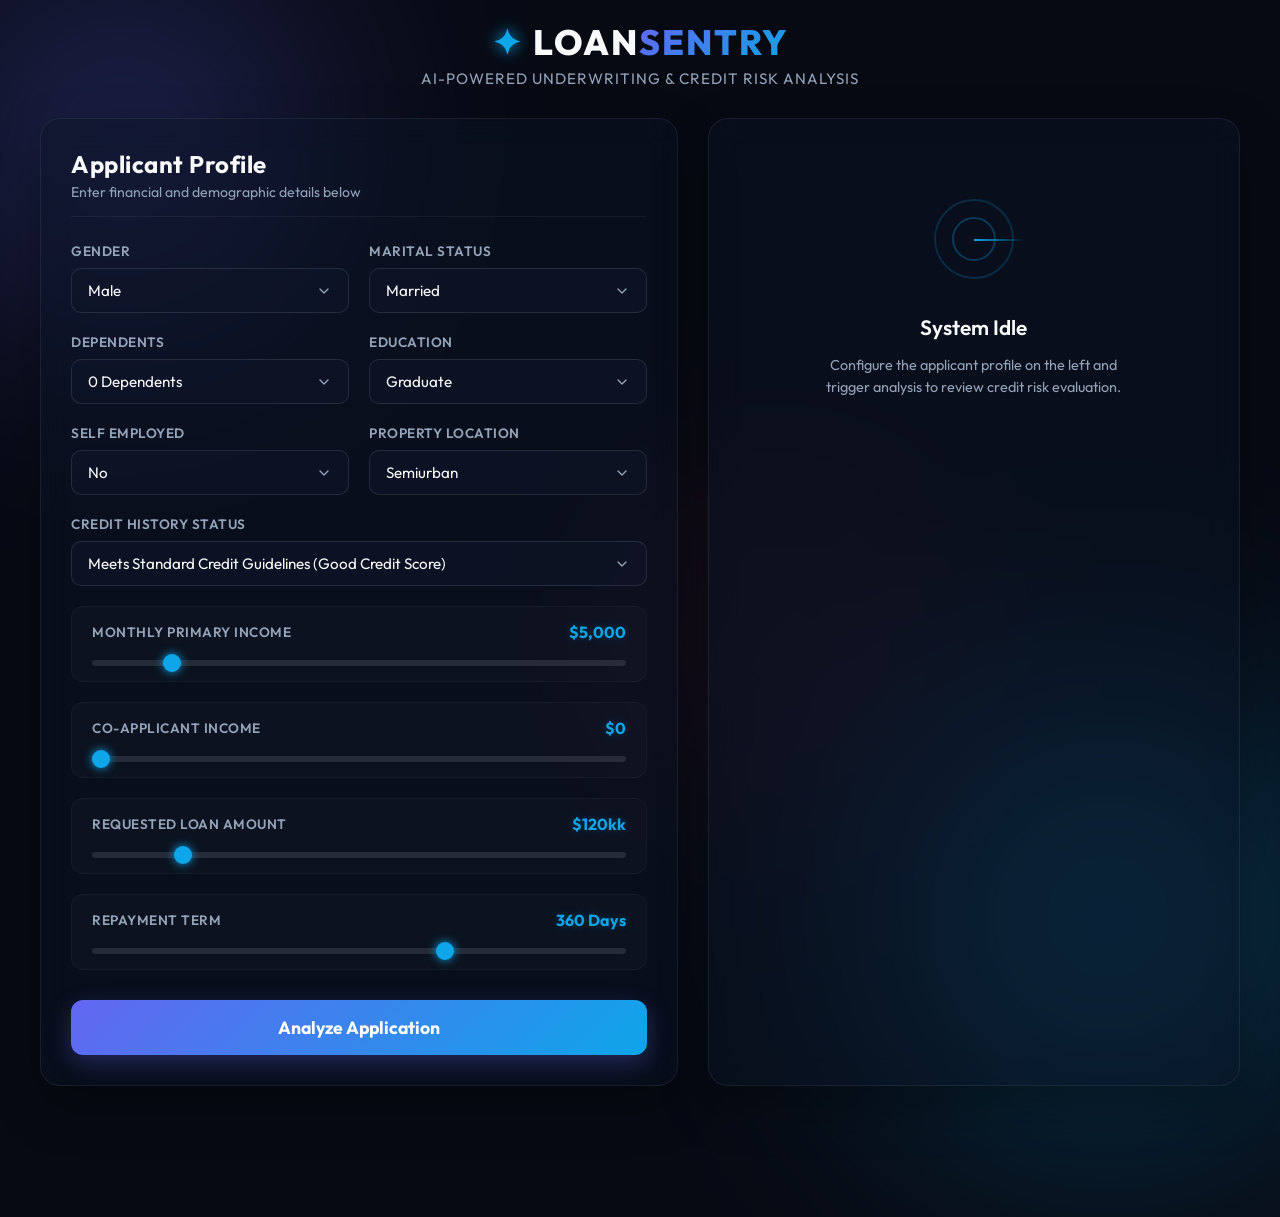
<file: index.html>
<!DOCTYPE html>
<html lang="en">
<head>
    <meta charset="UTF-8">
    <meta name="viewport" content="width=device-width, initial-scale=1.0">
    <title>LoanSentry // AI Loan Approval Predictor</title>
    
    <!-- Google Fonts: Outfit -->
    <link rel="preconnect" href="https://fonts.googleapis.com">
    <link rel="preconnect" href="https://fonts.gstatic.com" crossorigin>
    <link href="https://fonts.googleapis.com/css2?family=Outfit:wght@300;400;500;600;700;800&display=swap" rel="stylesheet">
    
    <!-- CSS stylesheet link (relative path for GitHub Pages compatibility) -->
    <link rel="stylesheet" href="./static/css/style.css">
</head>
<body>
    <!-- Background visual gradient bubbles -->
    <div class="blob blob-1"></div>
    <div class="blob blob-2"></div>
    <div class="blob blob-3"></div>

    <div class="app-container">
        <!-- Dashboard Header -->
        <header class="app-header">
            <div class="logo">
                <span class="logo-icon">✦</span>
                <span class="logo-text">LOAN<span class="highlight">SENTRY</span></span>
            </div>
            <p class="subtitle">AI-Powered Underwriting & Credit Risk Analysis</p>
        </header>

        <!-- Main Workspace -->
        <main class="dashboard-grid">
            <!-- Left Panel: Application Form -->
            <section class="panel glass form-panel">
                <div class="panel-header">
                    <h2>Applicant Profile</h2>
                    <p>Enter financial and demographic details below</p>
                </div>
                
                <form id="loanForm" autocomplete="off">
                    <div class="form-grid">
                        <!-- Gender -->
                        <div class="form-group">
                            <label for="Gender">Gender</label>
                            <select id="Gender" name="Gender">
                                <option value="Male">Male</option>
                                <option value="Female">Female</option>
                            </select>
                        </div>

                        <!-- Married -->
                        <div class="form-group">
                            <label for="Married">Marital Status</label>
                            <select id="Married" name="Married">
                                <option value="Yes">Married</option>
                                <option value="No">Single</option>
                            </select>
                        </div>

                        <!-- Dependents -->
                        <div class="form-group">
                            <label for="Dependents">Dependents</label>
                            <select id="Dependents" name="Dependents">
                                <option value="0">0 Dependents</option>
                                <option value="1">1 Dependent</option>
                                <option value="2">2 Dependents</option>
                                <option value="3+">3+ Dependents</option>
                            </select>
                        </div>

                        <!-- Education -->
                        <div class="form-group">
                            <label for="Education">Education</label>
                            <select id="Education" name="Education">
                                <option value="Graduate">Graduate</option>
                                <option value="Not Graduate">Undergraduate / Other</option>
                            </select>
                        </div>

                        <!-- Self Employed -->
                        <div class="form-group">
                            <label for="Self_Employed">Self Employed</label>
                            <select id="Self_Employed" name="Self_Employed">
                                <option value="No">No</option>
                                <option value="Yes">Yes</option>
                            </select>
                        </div>

                        <!-- Property Area -->
                        <div class="form-group">
                            <label for="Property_Area">Property Location</label>
                            <select id="Property_Area" name="Property_Area">
                                <option value="Semiurban">Semiurban</option>
                                <option value="Urban">Urban</option>
                                <option value="Rural">Rural</option>
                            </select>
                        </div>

                        <!-- Credit History -->
                        <div class="form-group full-width">
                            <label for="Credit_History">Credit History Status</label>
                            <select id="Credit_History" name="Credit_History" class="credit-select">
                                <option value="1.0">Meets Standard Credit Guidelines (Good Credit Score)</option>
                                <option value="0.0">Does Not Meet Guidelines (Poor / No Credit Score)</option>
                            </select>
                        </div>

                        <!-- Applicant Income -->
                        <div class="form-group range-group">
                            <div class="label-row">
                                <label for="ApplicantIncome">Monthly Primary Income</label>
                                <span class="range-val" id="ApplicantIncomeVal">$5,000</span>
                            </div>
                            <input type="range" id="ApplicantIncome" name="ApplicantIncome" min="1000" max="30000" step="250" value="5000">
                        </div>

                        <!-- Coapplicant Income -->
                        <div class="form-group range-group">
                            <div class="label-row">
                                <label for="CoapplicantIncome">Co-applicant Income</label>
                                <span class="range-val" id="CoapplicantIncomeVal">$0</span>
                            </div>
                            <input type="range" id="CoapplicantIncome" name="CoapplicantIncome" min="0" max="15000" step="250" value="0">
                        </div>

                        <!-- Loan Amount -->
                        <div class="form-group range-group">
                            <div class="label-row">
                                <label for="LoanAmount">Requested Loan Amount</label>
                                <span class="range-val" id="LoanAmountVal">$120,000</span>
                            </div>
                            <input type="range" id="LoanAmount" name="LoanAmount" min="10" max="700" step="5" value="120">
                        </div>

                        <!-- Loan Amount Term -->
                        <div class="form-group range-group">
                            <div class="label-row">
                                <label for="Loan_Amount_Term">Repayment Term</label>
                                <span class="range-val" id="Loan_Amount_TermVal">360 Days</span>
                            </div>
                            <input type="range" id="Loan_Amount_Term" name="Loan_Amount_Term" min="120" max="480" step="60" value="360">
                        </div>
                    </div>

                    <button type="submit" id="submitBtn" class="btn btn-primary">
                        <span>Analyze Application</span>
                        <div class="glow-effect"></div>
                    </button>
                </form>
            </section>

            <!-- Right Panel: Results View -->
            <section class="panel glass results-panel" id="resultsView">
                <!-- Initial State -->
                <div class="state-container active" id="stateInitial">
                    <div class="empty-state">
                        <div class="radar-scan">
                            <div class="circle"></div>
                            <div class="scan-line"></div>
                        </div>
                        <h3>System Idle</h3>
                        <p>Configure the applicant profile on the left and trigger analysis to review credit risk evaluation.</p>
                    </div>
                </div>

                <!-- Loading State -->
                <div class="state-container" id="stateLoading">
                    <div class="loader-content">
                        <div class="spinner">
                            <div class="ring"></div>
                            <div class="ring"></div>
                            <div class="ring"></div>
                        </div>
                        <h3>Executing AI Inference</h3>
                        <p>Cleaning dataset features, running scaling parameters, and evaluating classifier thresholds...</p>
                    </div>
                </div>

                <!-- Results State -->
                <div class="state-container" id="stateResult">
                    <div class="result-header">
                        <h2>Underwriting Report</h2>
                        <div id="statusBadge" class="status-badge">
                            <span id="statusLabel">APPROVED</span>
                        </div>
                    </div>

                    <!-- Visual Metrics row -->
                    <div class="metrics-row">
                        <!-- Radial Gauge -->
                        <div class="gauge-card">
                            <div class="radial-gauge">
                                <svg width="160" height="160">
                                    <circle class="bg" cx="80" cy="80" r="70"></circle>
                                    <circle class="progress" cx="80" cy="80" r="70" id="gaugeCircle"></circle>
                                </svg>
                                <div class="gauge-center">
                                    <span class="percentage" id="scorePercent">0%</span>
                                    <span class="label">Probability</span>
                                </div>
                            </div>
                            <p class="gauge-desc">Confidence score computed by the model pipeline</p>
                        </div>
                    </div>

                    <!-- Additional Details -->
                    <div class="detail-bars">
                        <!-- Loan to Income Bar -->
                        <div class="bar-group">
                            <div class="bar-label-row">
                                <span>Loan-to-Income Ratio</span>
                                <span id="ratioLabel" class="highlight">0.0%</span>
                            </div>
                            <div class="progress-bar-bg">
                                <div class="progress-bar-fill" id="ratioFill"></div>
                            </div>
                            <span class="bar-note">Optimal range is below 40.0%</span>
                        </div>
                    </div>

                    <!-- Risk Analysis & Recommendation -->
                    <div class="advice-section">
                        <h3>Model Insights & Recommendations</h3>
                        <ul class="advice-list" id="adviceList">
                            <!-- Populated dynamically -->
                        </ul>
                    </div>
                </div>
            </section>
        </main>
    </div>

    <!-- Client-side Javascript link (relative path for GitHub Pages compatibility) -->
    <script src="./static/js/main.js"></script>
</body>
</html>
</file>
<file: static/css/style.css>
/* General Reset & Variables */
:root {
    --bg-dark: #070a13;
    --panel-bg: rgba(13, 20, 38, 0.45);
    --border-color: rgba(255, 255, 255, 0.07);
    --text-primary: #f8fafc;
    --text-secondary: #94a3b8;
    
    /* Neon Theme Colors */
    --primary: #6366f1; /* Indigo */
    --primary-glow: rgba(99, 102, 241, 0.35);
    --secondary: #0ea5e9; /* Sky Blue */
    
    --success: #10b981; /* Emerald Green */
    --success-glow: rgba(16, 185, 129, 0.25);
    --error: #f43f5e; /* Rose Red */
    --error-glow: rgba(244, 63, 94, 0.25);
}

* {
    margin: 0;
    padding: 0;
    box-sizing: border-box;
}

body {
    background-color: var(--bg-dark);
    color: var(--text-primary);
    font-family: 'Outfit', sans-serif;
    min-height: 100vh;
    overflow-x: hidden;
    position: relative;
    display: flex;
    justify-content: center;
    align-items: center;
    padding: 20px;
}

/* Background Glowing Orbs */
.blob {
    position: absolute;
    border-radius: 50%;
    filter: blur(120px);
    z-index: 0;
    opacity: 0.4;
    pointer-events: none;
}
.blob-1 {
    top: -10%;
    left: -10%;
    width: 500px;
    height: 500px;
    background: radial-gradient(circle, var(--primary) 0%, transparent 80%);
}
.blob-2 {
    bottom: -10%;
    right: -10%;
    width: 600px;
    height: 600px;
    background: radial-gradient(circle, var(--secondary) 0%, transparent 80%);
}
.blob-3 {
    top: 40%;
    left: 45%;
    width: 400px;
    height: 400px;
    background: radial-gradient(circle, #ec4899 0%, transparent 80%); /* Pink hint */
    opacity: 0.15;
}

/* Main Layout Wrapper */
.app-container {
    width: 100%;
    max-width: 1200px;
    position: relative;
    z-index: 10;
    display: flex;
    flex-direction: column;
    gap: 20px;
}

/* Header */
.app-header {
    text-align: center;
    margin-bottom: 10px;
    animation: fadeInDown 0.8s ease-out;
}

.logo {
    display: flex;
    align-items: center;
    justify-content: center;
    gap: 10px;
    font-size: 2.2rem;
    font-weight: 800;
    letter-spacing: 2px;
}

.logo-icon {
    color: var(--secondary);
    text-shadow: 0 0 15px var(--secondary);
}

.highlight {
    background: linear-gradient(135deg, var(--primary) 0%, var(--secondary) 100%);
    -webkit-background-clip: text;
    -webkit-text-fill-color: transparent;
}

.subtitle {
    font-size: 0.95rem;
    color: var(--text-secondary);
    letter-spacing: 1px;
    text-transform: uppercase;
    margin-top: 5px;
}

/* Dashboard Grid */
.dashboard-grid {
    display: grid;
    grid-template-columns: 1.2fr 1fr;
    gap: 30px;
    width: 100%;
}

@media (max-width: 968px) {
    .dashboard-grid {
        grid-template-columns: 1fr;
    }
}

/* Glassmorphic Panel Styles */
.panel {
    border-radius: 20px;
    padding: 30px;
    transition: all 0.4s cubic-bezier(0.16, 1, 0.3, 1);
}

.glass {
    background: var(--panel-bg);
    backdrop-filter: blur(16px);
    -webkit-backdrop-filter: blur(16px);
    border: 1px solid var(--border-color);
    box-shadow: 0 20px 50px rgba(0, 0, 0, 0.3);
}

.panel:hover {
    border-color: rgba(255, 255, 255, 0.12);
    box-shadow: 0 20px 50px rgba(0, 0, 0, 0.45);
}

.panel-header {
    margin-bottom: 25px;
    border-bottom: 1px solid rgba(255, 255, 255, 0.05);
    padding-bottom: 15px;
}

.panel-header h2 {
    font-size: 1.5rem;
    font-weight: 700;
    letter-spacing: 0.5px;
}

.panel-header p {
    font-size: 0.88rem;
    color: var(--text-secondary);
    margin-top: 4px;
}

/* Forms Styling */
.form-grid {
    display: grid;
    grid-template-columns: 1fr 1fr;
    gap: 20px;
    margin-bottom: 30px;
}

@media (max-width: 576px) {
    .form-grid {
        grid-template-columns: 1fr;
    }
}

.form-group {
    display: flex;
    flex-direction: column;
    gap: 8px;
}

.full-width {
    grid-column: span 2;
}

@media (max-width: 576px) {
    .full-width {
        grid-column: span 1;
    }
}

label {
    font-size: 0.85rem;
    font-weight: 600;
    color: var(--text-secondary);
    text-transform: uppercase;
    letter-spacing: 0.5px;
}

/* Dropdown styling */
select {
    width: 100%;
    background-color: rgba(15, 23, 42, 0.6);
    border: 1px solid rgba(255, 255, 255, 0.1);
    border-radius: 10px;
    color: var(--text-primary);
    padding: 12px 16px;
    font-family: inherit;
    font-size: 0.95rem;
    outline: none;
    cursor: pointer;
    transition: all 0.3s ease;
    appearance: none;
    -webkit-appearance: none;
    background-image: url("data:image/svg+xml;charset=UTF-8,%3Csvg xmlns='http://www.w3.org/2000/svg' width='24' height='24' viewBox='0 0 24 24' fill='none' stroke='%2394a3b8' stroke-width='2' stroke-linecap='round' stroke-linejoin='round'%3E%3Cpolyline points='6 9 12 15 18 9'%3E%3C/polyline%3E%3C/svg%3E");
    background-repeat: no-repeat;
    background-position: right 16px center;
    background-size: 16px;
}

select:focus {
    border-color: var(--secondary);
    box-shadow: 0 0 10px rgba(14, 165, 233, 0.2);
    background-color: rgba(15, 23, 42, 0.8);
}

/* Range input styling */
.range-group {
    grid-column: span 2;
    background: rgba(255, 255, 255, 0.02);
    padding: 15px 20px;
    border-radius: 12px;
    border: 1px solid rgba(255, 255, 255, 0.03);
}

@media (max-width: 576px) {
    .range-group {
        grid-column: span 1;
    }
}

.label-row {
    display: flex;
    justify-content: space-between;
    align-items: center;
}

.range-val {
    font-weight: 700;
    color: var(--secondary);
    font-size: 1rem;
    text-shadow: 0 0 8px rgba(14, 165, 233, 0.3);
}

input[type="range"] {
    -webkit-appearance: none;
    width: 100%;
    height: 6px;
    background: rgba(255, 255, 255, 0.1);
    border-radius: 3px;
    outline: none;
    margin-top: 10px;
}

input[type="range"]::-webkit-slider-thumb {
    -webkit-appearance: none;
    width: 18px;
    height: 18px;
    border-radius: 50%;
    background: var(--secondary);
    box-shadow: 0 0 10px var(--secondary);
    cursor: pointer;
    transition: transform 0.1s ease;
}

input[type="range"]::-webkit-slider-thumb:hover {
    transform: scale(1.2);
}

/* Button with glowing overlay */
.btn {
    width: 100%;
    padding: 16px;
    border-radius: 12px;
    border: none;
    font-family: inherit;
    font-size: 1.1rem;
    font-weight: 700;
    cursor: pointer;
    position: relative;
    overflow: hidden;
    transition: all 0.3s ease;
    display: flex;
    justify-content: center;
    align-items: center;
    color: #fff;
    background: linear-gradient(135deg, var(--primary) 0%, var(--secondary) 100%);
    box-shadow: 0 8px 24px rgba(99, 102, 241, 0.3);
}

.btn span {
    position: relative;
    z-index: 5;
}

.glow-effect {
    position: absolute;
    top: 0;
    left: -100%;
    width: 100%;
    height: 100%;
    background: linear-gradient(90deg, transparent, rgba(255, 255, 255, 0.2), transparent);
    transition: 0.5s;
}

.btn:hover .glow-effect {
    left: 100%;
}

.btn:hover {
    transform: translateY(-2px);
    box-shadow: 0 12px 30px rgba(99, 102, 241, 0.5);
}

.btn:active {
    transform: translateY(1px);
}

/* Right Panel / Results states */
.results-panel {
    display: flex;
    flex-direction: column;
    justify-content: center;
    position: relative;
    min-height: 450px;
}

.state-container {
    display: none;
    width: 100%;
    height: 100%;
    animation: fadeIn 0.4s ease-out forwards;
}

.state-container.active {
    display: flex;
    flex-direction: column;
}

/* Idle State Scanner styling */
.empty-state {
    display: flex;
    flex-direction: column;
    align-items: center;
    justify-content: center;
    text-align: center;
    gap: 15px;
    padding: 40px 10px;
}

.empty-state h3 {
    font-size: 1.3rem;
    font-weight: 600;
    color: var(--text-primary);
}

.empty-state p {
    font-size: 0.9rem;
    color: var(--text-secondary);
    max-width: 320px;
    line-height: 1.5;
}

.radar-scan {
    position: relative;
    width: 100px;
    height: 100px;
    display: flex;
    align-items: center;
    justify-content: center;
    margin-bottom: 10px;
}

.radar-scan .circle {
    width: 80px;
    height: 80px;
    border: 2px solid rgba(14, 165, 233, 0.2);
    border-radius: 50%;
    position: relative;
}

.radar-scan .circle::before {
    content: '';
    position: absolute;
    top: 50%;
    left: 50%;
    transform: translate(-50%, -50%);
    width: 40px;
    height: 40px;
    border: 2px solid rgba(14, 165, 233, 0.3);
    border-radius: 50%;
}

.radar-scan .scan-line {
    position: absolute;
    width: 50px;
    height: 2px;
    background: linear-gradient(90deg, var(--secondary), transparent);
    transform-origin: left center;
    top: 50%;
    left: 50%;
    animation: spin 3s linear infinite;
}

/* Loading Spinner styling */
.loader-content {
    display: flex;
    flex-direction: column;
    align-items: center;
    justify-content: center;
    text-align: center;
    gap: 20px;
}

.spinner {
    position: relative;
    width: 80px;
    height: 80px;
}

.spinner .ring {
    position: absolute;
    width: 100%;
    height: 100%;
    border: 3px solid transparent;
    border-radius: 50%;
    animation: spin-ring 1.5s cubic-bezier(0.5, 0, 0.5, 1) infinite;
}

.spinner .ring:nth-child(1) {
    border-top-color: var(--primary);
    animation-delay: -0.45s;
}
.spinner .ring:nth-child(2) {
    border-top-color: var(--secondary);
    animation-delay: -0.3s;
}
.spinner .ring:nth-child(3) {
    border-top-color: #ec4899;
    animation-delay: -0.15s;
}

/* Results Content */
.result-header {
    display: flex;
    justify-content: space-between;
    align-items: center;
    margin-bottom: 25px;
    border-bottom: 1px solid rgba(255, 255, 255, 0.05);
    padding-bottom: 15px;
}

.status-badge {
    padding: 8px 18px;
    border-radius: 30px;
    font-weight: 800;
    font-size: 0.9rem;
    letter-spacing: 1px;
    text-transform: uppercase;
    box-shadow: 0 0 15px var(--badge-glow);
    background-color: var(--badge-bg);
    border: 1px solid var(--badge-border);
}

.status-approved {
    --badge-bg: rgba(16, 185, 129, 0.15);
    --badge-glow: rgba(16, 185, 129, 0.25);
    --badge-border: rgba(16, 185, 129, 0.3);
    color: var(--success);
}

.status-rejected {
    --badge-bg: rgba(244, 63, 94, 0.15);
    --badge-glow: rgba(244, 63, 94, 0.25);
    --badge-border: rgba(244, 63, 94, 0.3);
    color: var(--error);
}

.metrics-row {
    display: flex;
    justify-content: center;
    margin-bottom: 25px;
}

/* SVG Radial Gauge styling */
.radial-gauge {
    position: relative;
    width: 160px;
    height: 160px;
    display: flex;
    align-items: center;
    justify-content: center;
}

.radial-gauge svg {
    transform: rotate(-90deg);
}

.radial-gauge circle {
    fill: none;
    stroke-width: 10px;
}

.radial-gauge circle.bg {
    stroke: rgba(255, 255, 255, 0.05);
}

.radial-gauge circle.progress {
    stroke: var(--secondary);
    stroke-linecap: round;
    stroke-dasharray: 440;
    stroke-dashoffset: 440;
    transition: stroke-dashoffset 1s ease-in-out;
}

.gauge-center {
    position: absolute;
    display: flex;
    flex-direction: column;
    align-items: center;
}

.gauge-center .percentage {
    font-size: 2rem;
    font-weight: 800;
    color: var(--text-primary);
}

.gauge-center .label {
    font-size: 0.75rem;
    color: var(--text-secondary);
    text-transform: uppercase;
    letter-spacing: 0.5px;
    margin-top: 2px;
}

.gauge-desc {
    text-align: center;
    font-size: 0.85rem;
    color: var(--text-secondary);
    margin-top: 10px;
}

/* Detail Progress bar */
.detail-bars {
    margin-bottom: 25px;
}

.bar-group {
    display: flex;
    flex-direction: column;
    gap: 8px;
    background: rgba(255, 255, 255, 0.01);
    padding: 15px;
    border-radius: 12px;
    border: 1px solid rgba(255, 255, 255, 0.02);
}

.bar-label-row {
    display: flex;
    justify-content: space-between;
    font-size: 0.9rem;
    font-weight: 500;
}

.progress-bar-bg {
    width: 100%;
    height: 8px;
    background: rgba(255, 255, 255, 0.05);
    border-radius: 4px;
    overflow: hidden;
}

.progress-bar-fill {
    height: 100%;
    width: 0%;
    background: linear-gradient(90deg, var(--primary), var(--secondary));
    border-radius: 4px;
    transition: width 1s ease-in-out;
}

.bar-note {
    font-size: 0.75rem;
    color: var(--text-secondary);
}

/* Risk Advice List */
.advice-section h3 {
    font-size: 1rem;
    font-weight: 700;
    margin-bottom: 12px;
    letter-spacing: 0.5px;
}

.advice-list {
    list-style: none;
    display: flex;
    flex-direction: column;
    gap: 10px;
}

.advice-list li {
    font-size: 0.88rem;
    line-height: 1.5;
    padding: 12px 16px;
    border-radius: 10px;
    background: rgba(255, 255, 255, 0.02);
    border-left: 3.5px solid var(--primary);
}

.advice-list li.success-advice {
    border-left-color: var(--success);
    background: rgba(16, 185, 129, 0.02);
}

.advice-list li.critical-advice {
    border-left-color: var(--error);
    background: rgba(244, 63, 94, 0.02);
}

/* Animations */
@keyframes spin {
    to { transform: rotate(360deg); }
}

@keyframes spin-ring {
    0% { transform: rotate(0deg); }
    100% { transform: rotate(360deg); }
}

@keyframes fadeIn {
    from { opacity: 0; transform: scale(0.98); }
    to { opacity: 1; transform: scale(1); }
}

@keyframes fadeInDown {
    from { opacity: 0; transform: translateY(-20px); }
    to { opacity: 1; transform: translateY(0); }
}
</file>
